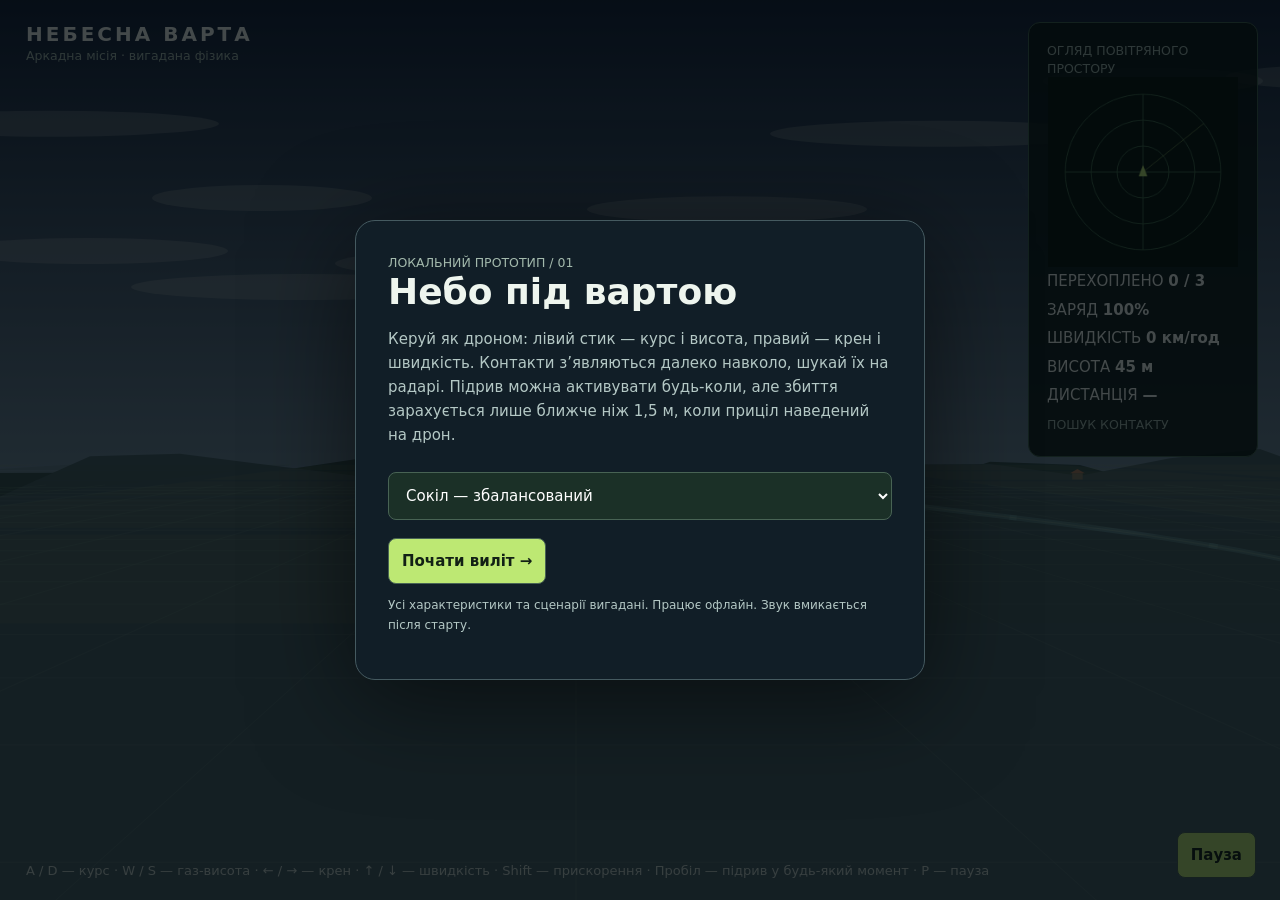
<file: interceptor.html>
<!doctype html>
<html lang="uk"><meta charset="utf-8"><meta name="viewport" content="width=device-width,initial-scale=1">
<title>Небесна варта — аркада</title>
<style>
*{box-sizing:border-box}html,body{overscroll-behavior-x:none;touch-action:pan-y}body{margin:0;background:#080e14;color:#eef5ee;font:15px system-ui}canvas#view{display:block;width:100vw;height:100vh;touch-action:none}header{position:absolute;top:22px;left:26px;pointer-events:none}h1{font-size:20px;letter-spacing:3px;margin:0}small{color:#a3b9ac}.panel{position:absolute;right:22px;top:22px;width:230px;padding:18px;background:#091711dd;border:1px solid #42644e;border-radius:12px}#radar{width:190px;height:190px;display:block;margin:auto}#stats{line-height:1.9;font-variant-numeric:tabular-nums}.help{position:absolute;bottom:22px;left:26px;color:#c3d0c8;font-size:13px}#overlay{position:absolute;inset:0;display:grid;place-items:center;background:#02080cb8}.card{max-width:570px;width:90%;padding:32px;background:#111e27;border:1px solid #455a60;border-radius:20px;box-shadow:0 20px 100px #0008}.card h2{font-size:36px;margin:0 0 14px}.card p{color:#b4c8c5;line-height:1.6}button,select{font:inherit;border-radius:8px;padding:13px;border:1px solid #486354;background:#1b3027;color:white}button{cursor:pointer;background:#bde873;color:#122015;font-weight:700}select{width:100%;margin:10px 0 18px}#pause{position:absolute;bottom:22px;right:24px}.touch{display:none;position:absolute;inset:auto 0 76px;height:145px;pointer-events:none;touch-action:none;overscroll-behavior:contain}.stick{position:absolute;width:132px;height:132px;border:1px solid #9cbaa566;border-radius:50%;background:#10221c99;touch-action:none;pointer-events:auto;user-select:none;-webkit-user-select:none;-webkit-touch-callout:none}.stick.left{left:18px}.stick.right{left:164px}.stick:before,.stick:after{content:"";position:absolute;background:#9cbaa533}.stick:before{left:50%;top:12px;bottom:12px;width:1px}.stick:after{top:50%;left:12px;right:12px;height:1px}.stick label{position:absolute;top:-22px;left:4px;color:#d5e6d4;font-size:10px;white-space:nowrap}.knob{position:absolute;left:47px;top:47px;width:36px;height:36px;border-radius:50%;background:#bde873cc;border:2px solid #eaffc8;pointer-events:none}#fire{position:absolute;bottom:80px;right:24px;display:none}@media(pointer:coarse){.touch{display:block}#fire{display:block;bottom:230px}.help{display:none}}@media(max-width:650px){.panel{width:132px;padding:7px;right:8px;top:70px;z-index:1}.panel>small{font-size:8px}#radar{width:100px;height:100px}header{left:15px}#stats{font-size:10px;line-height:1.55}.touch{z-index:3}.stick.left{left:12px}.stick.right{left:auto;right:12px}#fire{z-index:4;left:14px;right:auto}#pause{z-index:4;right:14px}}
</style>
<style>
#orientation-hint{display:none}
@media(pointer:coarse) and (orientation:portrait){
  #orientation-hint{position:absolute;z-index:5;top:12px;left:50%;transform:translateX(-50%);width:max-content;max-width:calc(100% - 24px);padding:9px 13px;display:flex;align-items:center;gap:9px;border:1px solid #9cbaa566;border-radius:9px;background:#091711eF;color:#e4ebdf;font-size:11px;line-height:1.4;box-shadow:0 8px 30px #0006}
  .rotate-icon{color:#bde873;font-size:20px;line-height:1}
}
@media(pointer:coarse) and (orientation:landscape) and (max-width:900px){
  header{top:9px;left:12px}h1{font-size:16px}.panel{top:8px;right:8px;width:112px;padding:5px;z-index:1}.panel>small{font-size:7px}#radar{width:68px;height:68px}#stats{font-size:9px;line-height:1.35}
  .touch{inset:auto 0 8px;height:112px;z-index:3}.stick{width:104px;height:104px}.stick.left{left:12px}.stick.right{left:auto;right:12px}.knob{left:33px;top:33px}
  #fire{display:block;z-index:4;top:12px;bottom:auto;left:calc(50% - 135px);right:auto;padding:9px 13px}#pause{top:12px;bottom:auto;left:calc(50% + 35px);right:auto;padding:9px 13px}
}
</style>
<canvas id="view"></canvas><header><h1>НЕБЕСНА ВАРТА</h1><small>Аркадна місія · вигадана фізика</small></header>
<aside class="panel"><small>ОГЛЯД ПОВІТРЯНОГО ПРОСТОРУ</small><canvas id="radar" width="220" height="220"></canvas><div id="stats"></div></aside>
<div class="help">A / D — курс · W / S — газ-висота · ← / → — крен · ↑ / ↓ — швидкість · Shift — прискорення · Пробіл — підрив у будь-який момент · P — пауза</div><button id="pause">Пауза</button>
<div class="touch"><div class="stick left" data-stick="left"><label>КУРС / ГАЗ</label><i class="knob"></i></div><div class="stick right" data-stick="right"><label>КРЕН / ШВИДКІСТЬ</label><i class="knob"></i></div></div><button id="fire">Імпульс</button>
<div id="orientation-hint" aria-hidden="true"><span class="rotate-icon">↻</span><span>Для зручної гри переверніть телефон горизонтально</span></div>
<div id="overlay"><div class="card"><small>ЛОКАЛЬНИЙ ПРОТОТИП / 01</small><h2 id="title">Небо під вартою</h2><p id="intro">Керуй як дроном: лівий стик — курс і висота, правий — крен і швидкість. Контакти з’являються далеко навколо, шукай їх на радарі. Підрив можна активувати будь-коли, але збиття зарахується лише ближче ніж 1,5 м, коли приціл наведений на дрон.</p><select id="model"><option value="0">Сокіл — збалансований</option><option value="1">Стриж — швидкий, менший заряд</option><option value="2">Сова — плавне керування, більший заряд</option></select><button id="start">Почати виліт →</button><p style="font-size:12px">Усі характеристики та сценарії вигадані. Працює офлайн. Звук вмикається після старту.</p></div></div>
<script>
'use strict';
const canvas=document.querySelector('#view'),ctx=canvas.getContext('2d'),rad=document.querySelector('#radar'),rc=rad.getContext('2d'),stats=document.querySelector('#stats'),overlay=document.querySelector('#overlay');
let W=0,H=0,last=0,clock=0,state='menu',keys={},ship,target,targets=[],particles=[],score=0,battery=100,elapsed=0,launch=0,flash=0,notice='',noticeTime=0,audio,flightSpeed=0;
const sticks={leftX:0,leftY:0,rightX:0,rightY:0};
const models=[{speed:36,control:1,drain:.55},{speed:44,control:1.2,drain:.8},{speed:31,control:.8,drain:.4}];let model=models[0];
const scenery=[];for(let z=-600;z<12000;z+=320)for(let x=-1760;x<=1760;x+=220){const seed=Math.abs(Math.sin(x*12.9898+z*78.233)*43758.5453)%1;if(seed>.78)scenery.push({x:x+(seed-.5)*110,z:z+(seed-.5)*140,kind:seed>.94?'tower':seed>.87?'tree':'house',seed})}
function resize(){W=innerWidth;H=innerHeight;canvas.width=W*devicePixelRatio;canvas.height=H*devicePixelRatio;ctx.setTransform(devicePixelRatio,0,0,devicePixelRatio,0,0)}addEventListener('resize',resize);resize();
function tone(f,d=.1){try{if(!audio)audio=new(window.AudioContext||window.webkitAudioContext)();const o=audio.createOscillator(),g=audio.createGain();o.connect(g);g.connect(audio.destination);o.frequency.value=f;g.gain.setValueAtTime(.055,audio.currentTime);g.gain.exponentialRampToValueAtTime(.001,audio.currentTime+d);o.start();o.stop(audio.currentTime+d)}catch(e){}}
function newTarget(){const distance=320+Math.random()*260,lateral=(Math.random()<.5?-1:1)*distance*(.2+Math.random()*.55),forwardX=Math.sin(ship.yaw),forwardZ=Math.cos(ship.yaw),rightX=Math.cos(ship.yaw),rightZ=-Math.sin(ship.yaw);target={x:ship.x+forwardX*distance+rightX*lateral,y:Math.max(18,Math.min(145,ship.y+(Math.random()-.5)*90)),z:ship.z+forwardZ*distance+rightZ*lateral};targets=[target]}
function start(){model=models[Number(document.querySelector('#model').value)];ship={x:0,y:45,z:0,yaw:0,lateral:0,vertical:0,bank:0};score=0;battery=100;elapsed=0;launch=0;flightSpeed=0;particles=[];newTarget();state='launch';overlay.style.display='none';keys={};tone(300,.2)}
document.querySelector('#start').onclick=start;
function end(win){state='end';overlay.style.display='grid';document.querySelector('#title').textContent=win?'Небо чисте!':'Виліт завершено';document.querySelector('#intro').textContent=`Перехоплено: ${score} / 3. Час: ${Math.floor(elapsed)} с. `+(win?'Гарна робота! Спробуй інший апарат.':'Спробуй ще раз: радар показує напрямок на ціль, а зелений приціл — момент для імпульсу.');document.querySelector('#start').textContent='Новий виліт →'}
function localPosition(x,y,z){const dx=x-ship.x,dz=z-ship.z,c=Math.cos(ship.yaw),s=Math.sin(ship.yaw);return{x:dx*c-dz*s,y:y-ship.y,z:dx*s+dz*c}}
function project(x,y,z){const p=localPosition(x,y,z);if(p.z<=.05)return null;const scale=Math.min(W,H)*.85/p.z;return{x:W*.45+p.x*scale,y:H*.48-p.y*scale,s:scale,d:p.z}}
function targetRange(){if(!target)return Infinity;const dx=target.x-ship.x,dy=target.y-ship.y,dz=target.z-ship.z;return Math.hypot(dx,dy,dz)}
function canHit(){if(!target||state!=='play')return false;const p=localPosition(target.x,target.y,target.z);return targetRange()<=1.5&&p.z>0&&Math.abs(p.x)<=.7&&Math.abs(p.y)<=.7}
function fire(){if(state!=='play')return;const hit=canHit(),p=hit?project(target.x,target.y,target.z):{x:W*.45,y:H*.48};for(let i=0;i<65;i++)particles.push({x:p.x,y:p.y,vx:(Math.random()-.5)*550,vy:(Math.random()-.5)*550,life:1+Math.random()});flash=.7;if(hit){score++;tone(75,.5);notice='ДРОН ЗНИЩЕНО!';noticeTime=2;if(score===3){target=null;targets=[];setTimeout(()=>{if(state==='play')end(true)},1200)}else newTarget()}else{tone(160,.2);notice=targetRange()>1.5?'ПІДРИВ! ЦІЛЬ ЗАНАДТО ДАЛЕКО':'ПІДРИВ! ВИРІВНЯЙ ПРИЦІЛ';noticeTime=1.5}}
function pause(){if(state==='play'){state='paused';keys={}}else if(state==='paused')state='play';document.querySelector('#pause').textContent=state==='paused'?'Продовжити':'Пауза'}document.querySelector('#pause').onclick=pause;document.querySelector('#fire').onclick=fire;
addEventListener('keydown',e=>{if(['ArrowUp','ArrowDown','ArrowLeft','ArrowRight','Space'].includes(e.code))e.preventDefault();keys[e.code]=true;if(!e.repeat&&e.code==='Space')fire();if(!e.repeat&&e.code==='KeyP')pause()});addEventListener('keyup',e=>keys[e.code]=false);addEventListener('blur',()=>{keys={};if(state==='play')pause()});
document.querySelectorAll('[data-stick]').forEach(pad=>{const name=pad.dataset.stick,knob=pad.querySelector('.knob');let pointer=null;function move(e){const r=pad.getBoundingClientRect(),limit=r.width*.34,dx=e.clientX-(r.left+r.width/2),dy=e.clientY-(r.top+r.height/2),length=Math.hypot(dx,dy),scale=length>limit?limit/length:1,x=dx*scale,y=dy*scale;sticks[name+'X']=x/limit;sticks[name+'Y']=y/limit;knob.style.transform=`translate(${x}px,${y}px)`}function reset(){pointer=null;sticks[name+'X']=0;sticks[name+'Y']=0;knob.style.transform=''}pad.addEventListener('pointerdown',e=>{e.preventDefault();pointer=e.pointerId;pad.setPointerCapture(pointer);move(e)});pad.addEventListener('pointermove',e=>{if(e.pointerId===pointer){e.preventDefault();move(e)}});pad.addEventListener('pointerup',reset);pad.addEventListener('pointercancel',reset);pad.addEventListener('lostpointercapture',reset)});
function draw(dt){clock+=dt;const active=state==='play';if(state==='launch'){launch+=dt;ship.y=Math.min(45,launch*18);ship.z+=dt*16;flightSpeed=16;if(launch>2.5)state='play'}if(active){elapsed+=dt;battery-=dt*model.drain;const yawInput=(keys.KeyD?1:0)-(keys.KeyA?1:0)+sticks.leftX,throttle=(keys.KeyW?1:0)-(keys.KeyS?1:0)-sticks.leftY,roll=(keys.ArrowRight?1:0)-(keys.ArrowLeft?1:0)+sticks.rightX,pitch=(keys.ArrowUp?1:0)-(keys.ArrowDown?1:0)-sticks.rightY,boost=keys.ShiftLeft||keys.ShiftRight;ship.yaw+=yawInput*dt*model.control*1.1;ship.bank+=(roll*28-ship.bank)*Math.min(1,dt*4);ship.lateral+=(roll*26-ship.lateral)*Math.min(1,dt*1.8);ship.vertical+=(throttle*22-ship.vertical)*Math.min(1,dt*2.2);const forwardSpeed=model.speed*Math.max(.35,1+pitch*.45)*(boost?1.4:1),rightX=Math.cos(ship.yaw),rightZ=-Math.sin(ship.yaw);flightSpeed=Math.hypot(forwardSpeed,ship.lateral,ship.vertical);ship.x+=(Math.sin(ship.yaw)*forwardSpeed+rightX*ship.lateral)*dt;ship.z+=(Math.cos(ship.yaw)*forwardSpeed+rightZ*ship.lateral)*dt;ship.y=Math.max(8,Math.min(145,ship.y+ship.vertical*dt));if(boost)battery-=dt*.5;if(target){target.z+=dt*13;target.x+=Math.sin(clock*.4)*dt*2;const relative=localPosition(target.x,target.y,target.z);if(relative.z<0&&targetRange()>80){notice='ЦІЛЬ ПРОПУЩЕНО — НОВИЙ КОНТАКТ';noticeTime=2;newTarget()}}if(battery<=0)end(false)}
const sky=ctx.createLinearGradient(0,0,0,H);sky.addColorStop(0,'#111f34');sky.addColorStop(.55,'#738d9c');sky.addColorStop(.56,'#344c41');sky.addColorStop(1,'#101f19');ctx.fillStyle=sky;ctx.fillRect(0,0,W,H);
const cx=W*.45,cy=H*.48;ctx.save();ctx.translate(cx,cy);ctx.rotate(-ship.bank*Math.PI/180);ctx.translate(-cx,-cy);ctx.fillStyle='#dfe5d533';for(let i=0;i<12;i++){const x=((i*213-ship.x*2)% (W+250)+W+250)%(W+250)-125;ctx.beginPath();ctx.ellipse(x,H*.2+Math.sin(i*7)*H*.12,110+i%3*30,13,0,0,Math.PI*2);ctx.fill()}
for(let layer=2;layer>=0;layer--){const base=H*(.565+layer*.012),parallax=ship.x*(.008+layer*.004)+ship.yaw*H*(.22+layer*.12),step=90;ctx.fillStyle=['#465f63','#354f4d','#293f3c'][layer];ctx.beginPath();ctx.moveTo(-step,base);for(let x=-step;x<=W+step;x+=step){const worldX=x+parallax,height=12+Math.abs(Math.sin(worldX*.009+layer*8))*32+Math.abs(Math.sin(worldX*.021-layer*3))*18;ctx.lineTo(x,base-height)}ctx.lineTo(W+step,H);ctx.lineTo(-step,H);ctx.closePath();ctx.fill()}
for(let z=Math.floor((ship.z-80)/100)*100;z<ship.z+1050;z+=100){const points=[];for(let i=0;i<=8;i++){const wz=z+i*13,x=280*Math.sin(wz*.0025)+90*Math.sin(wz*.008);points.push(project(x,0,wz))}ctx.beginPath();let started=false;for(const p of points){if(p&&p.x>-100&&p.x<W+100&&p.y<H+120){if(!started){ctx.moveTo(p.x,p.y);started=true}else ctx.lineTo(p.x,p.y)}}ctx.strokeStyle='#74a8aa88';ctx.lineWidth=5;ctx.stroke();ctx.strokeStyle='#b5c9a544';ctx.lineWidth=1;ctx.stroke()}
for(let z=Math.floor((ship.z+40)/180)*180;z<ship.z+950;z+=180)for(let x=-1400;x<1400;x+=350){const phase=Math.abs(Math.sin(x*.013+z*.017)),corners=[[x,z],[x+310,z],[x+310,z+155],[x,z+155]].map(([wx,wz])=>project(wx,0,wz));if(corners.every(p=>p&&p.y<H+80)){ctx.beginPath();ctx.moveTo(corners[0].x,corners[0].y);for(let i=1;i<corners.length;i++)ctx.lineTo(corners[i].x,corners[i].y);ctx.closePath();ctx.fillStyle=phase>.5?'#89945b22':'#344f3b28';ctx.fill()}}
ctx.strokeStyle='#91b29322';for(let z=20;z<650;z+=30){const zz=Math.floor(ship.z/30)*30+z;let a=project(ship.x-500,0,zz),b=project(ship.x+500,0,zz);if(a&&b){ctx.beginPath();ctx.moveTo(a.x,a.y);ctx.lineTo(b.x,b.y);ctx.stroke()}}for(let x=-600;x<=600;x+=50){let a=project(x,0,ship.z+8),b=project(x,0,ship.z+650);if(a&&b){ctx.beginPath();ctx.moveTo(a.x,a.y);ctx.lineTo(b.x,b.y);ctx.stroke()}}
for(const feature of scenery){const p=project(feature.x,0,feature.z);if(!p||p.d<20||p.d>1500||p.x< -80||p.x>W+80||p.y>H+80)continue;const unit=p.s,height=(feature.kind==='tower'?18:feature.kind==='tree'?8:6)*unit,width=(feature.kind==='tower'?5:feature.kind==='tree'?4:10)*unit;ctx.fillStyle=feature.kind==='tree'?'#263e30':feature.kind==='tower'?'#73786b':'#827960';ctx.fillRect(p.x-width/2,p.y-height,width,height);if(feature.kind==='tree'){ctx.fillStyle='#405d3c';ctx.beginPath();ctx.moveTo(p.x,p.y-height*2);ctx.lineTo(p.x-width*1.3,p.y-height*.55);ctx.lineTo(p.x+width*1.3,p.y-height*.55);ctx.fill()}else if(feature.kind==='house'){ctx.fillStyle='#aa7959';ctx.beginPath();ctx.moveTo(p.x-width*.7,p.y-height);ctx.lineTo(p.x,p.y-height*1.65);ctx.lineTo(p.x+width*.7,p.y-height);ctx.fill()}else{ctx.fillStyle='#c3ad74';ctx.fillRect(p.x-width*.65,p.y-height*1.35,width*1.3,Math.max(1,unit))}}
if(target){const p=project(target.x,target.y,target.z);if(p){const size=p.s*.1;ctx.save();ctx.translate(p.x,p.y);ctx.scale(size,size);ctx.fillStyle='#1b2025';ctx.beginPath();ctx.moveTo(0,-4);ctx.lineTo(12,4);ctx.lineTo(3,3);ctx.lineTo(2,7);ctx.lineTo(-2,7);ctx.lineTo(-3,3);ctx.lineTo(-12,4);ctx.closePath();ctx.fill();ctx.fillStyle='#ee9145';ctx.fillRect(-1,6,2,2);ctx.restore();ctx.strokeStyle=canHit()?'#bdeb77':'#e5b86a';ctx.strokeRect(p.x-14*size,p.y-9*size,28*size,18*size);ctx.fillStyle='#e8efdf';ctx.font='12px monospace';ctx.fillText('КОНТАКТ 01',p.x+14*size+7,p.y)}}ctx.restore();
ctx.strokeStyle=canHit()?'#bdeb77':'#d7e5dd';ctx.lineWidth=1.5;ctx.beginPath();ctx.arc(cx,cy,22,0,Math.PI*2);ctx.moveTo(cx-35,cy);ctx.lineTo(cx-10,cy);ctx.moveTo(cx+10,cy);ctx.lineTo(cx+35,cy);ctx.moveTo(cx,cy-35);ctx.lineTo(cx,cy-10);ctx.moveTo(cx,cy+10);ctx.lineTo(cx,cy+35);ctx.stroke();ctx.font='13px monospace';ctx.textAlign='center';ctx.fillStyle=ctx.strokeStyle;ctx.fillText(canHit()?'ПІДРИВ ГОТОВИЙ · ПРОБІЛ':'',cx,cy+57);
if(state!=='paused'){flash=Math.max(0,flash-dt);noticeTime=Math.max(0,noticeTime-dt)}for(const p of particles){if(state!=='paused'){p.x+=p.vx*dt;p.y+=p.vy*dt;p.life-=dt}ctx.fillStyle=`rgba(255,${Math.floor(100+p.life*60)},50,${Math.max(0,p.life/2)})`;ctx.fillRect(p.x,p.y,4,4)}particles=particles.filter(p=>p.life>0);if(flash){ctx.fillStyle=`rgba(255,220,140,${flash*.5})`;ctx.fillRect(0,0,W,H)}ctx.fillStyle='#edf6e6';ctx.font='bold 20px system-ui';if(state==='launch')ctx.fillText('ЗЛІТ…',cx,H*.75);if(state==='paused')ctx.fillText('ПАУЗА',cx,H*.4);if(noticeTime>0)ctx.fillText(notice,cx,H*.8);ctx.textAlign='left';
rc.fillStyle='#06140c';rc.fillRect(0,0,220,220);rc.strokeStyle='#426c48';rc.lineWidth=1;for(const r of[30,60,90]){rc.beginPath();rc.arc(110,110,r,0,7);rc.stroke()}rc.beginPath();rc.moveTo(20,110);rc.lineTo(200,110);rc.moveTo(110,20);rc.lineTo(110,200);rc.stroke();rc.strokeStyle='#bde87377';rc.beginPath();rc.moveTo(110,110);rc.lineTo(110+90*Math.sin(clock),110-90*Math.cos(clock));rc.stroke();rc.fillStyle='#bde873';rc.beginPath();rc.moveTo(110,102);rc.lineTo(105,115);rc.lineTo(115,115);rc.fill();if(target){const p=localPosition(target.x,target.y,target.z);let dx=p.x*.16,dz=p.z*.16,len=Math.hypot(dx,dz);if(len>85){dx*=85/len;dz*=85/len}rc.fillStyle='#ffb765';rc.beginPath();rc.arc(110+dx,110-dz,4,0,7);rc.fill()}
const contact=target?localPosition(target.x,target.y,target.z):null,range=contact?Math.hypot(contact.x,contact.y,contact.z):null,status=state==='paused'?'ПАУЗА':canHit()?'ПІДРИВ ГОТОВИЙ':range!==null&&range<=1.5?'ВИРІВНЯЙ ПРИЦІЛ':range!==null?'ПІДЛЕТИ ДО 1,5 м':'ПОШУК КОНТАКТУ';stats.innerHTML=`ПЕРЕХОПЛЕНО <b>${score} / 3</b><br>ЗАРЯД <b>${Math.max(0,Math.ceil(battery))}%</b><br>ШВИДКІСТЬ <b>${Math.round(flightSpeed*3.6)} км/год</b><br>ВИСОТА <b>${Math.round(ship.y)} м</b><br>ДИСТАНЦІЯ <b>${range===null?'—':range.toFixed(1)+' м'}</b><br><small>${status}</small>`;
}
ship={x:0,y:45,z:0,yaw:0,lateral:0,vertical:0,bank:0};function frame(t){const dt=Math.min((t-last)/1000,.04);last=t;draw(dt);requestAnimationFrame(frame)}requestAnimationFrame(frame);
</script></html>
</file>
